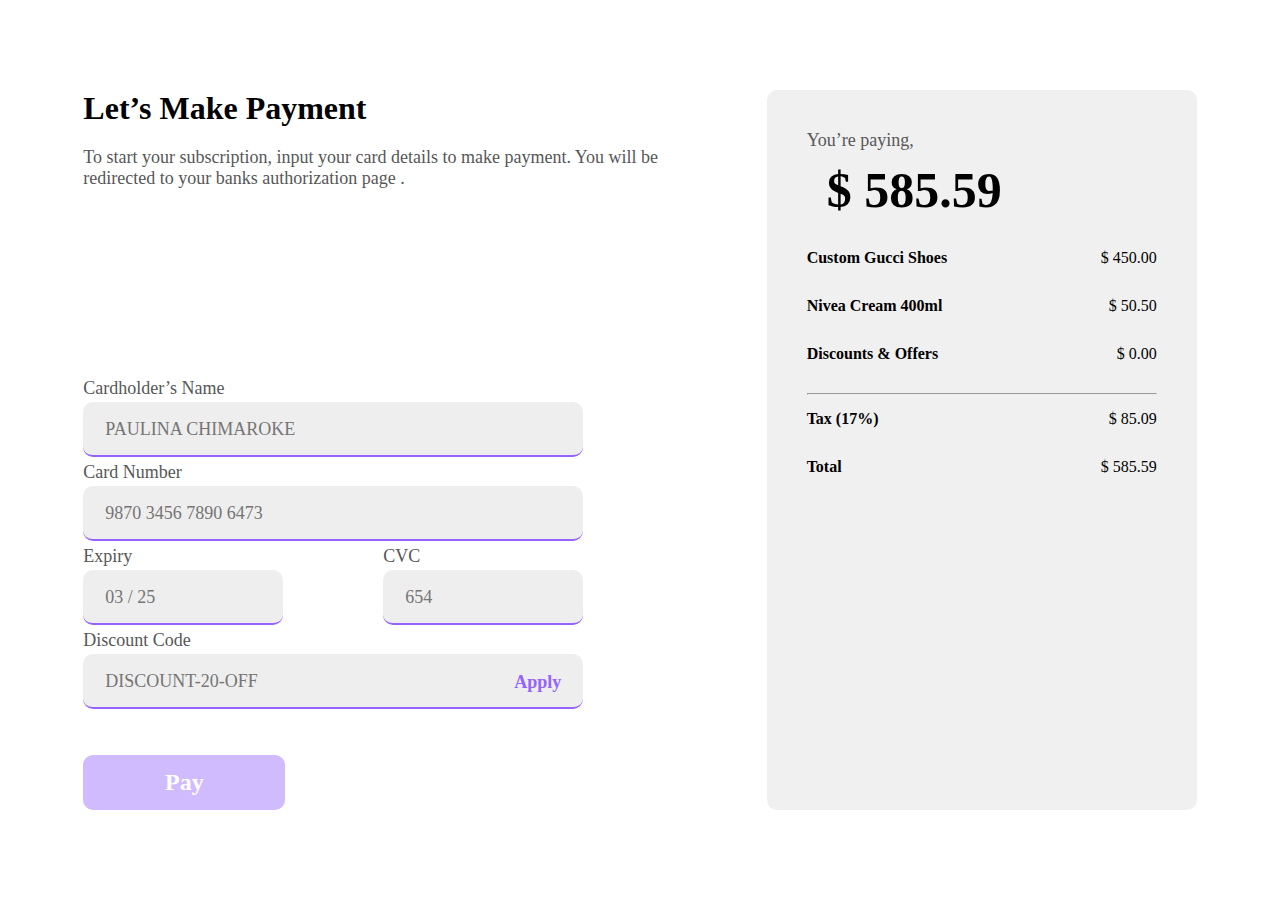
<file: index.html>
<!DOCTYPE html>
<html lang="en">
  <head>
    <meta charset="UTF-8" />
    <meta name="viewport" content="width=device-width, initial-scale=1.0" />
    <meta name="description" content="Credit Payment Page" />
    <link
      rel="icon"
      href="./images/credit-card-icon.png"
      type="image/icon type"
    />
    <title>Credit Payment Page</title>
    <link rel="stylesheet" href="style.css" />
  </head>
  <body>
    <div id="container">
      <div id="user-container">
        <div class="same-row gap">
          <h1>Let’s Make Payment</h1>
          <p class="text">
            To start your subscription, input your card details to make payment.
            You will be redirected to your banks authorization page .
          </p>
        </div>
        <form id="myForm">
          <label for="name">Cardholder’s Name</label>
          <input
            type="text"
            name="name"
            id="name"
            class="long-input"
            placeholder="PAULINA CHIMAROKE"
            maxlength="31"
            required
          />
          <label for="card-number">Card Number</label>
          <div class="input-background">
            <input
              type="text"
              name="card-number"
              id="card-number"
              class="long-input"
              placeholder="9870 3456 7890 6473"
              maxlength="19"
              required
            />
            <img id="card-logo" />
          </div>

          <div class="same-row">
            <div class="form-control">
              <label for="expiry-date">Expiry</label>
              <input
                type="text"
                name="expiry-date"
                id="expiry-date"
                class="short-input"
                placeholder="03 / 25"
                maxlength="7"
                required
              />
            </div>
            <div class="form-control">
              <label for="cvc">CVC</label>
              <input
                type="number"
                name="cvc"
                id="cvc"
                class="short-input"
                placeholder="654"
                min="0000"
                required
              />
            </div>
          </div>
          <label for="discount-Code">Discount Code</label>
          <div class="input-background">
            <input
              type="text"
              name="discount-Code"
              id="discount-Code"
              placeholder="DISCOUNT-20-OFF"
              class="long-input"
            />
            <button type="button" id="apply-button">Apply</button>
          </div>
          <p id="message"></p>
          <!-- submit buttom -->
          <button type="submit">Pay</button>
        </form>
      </div>
      <div id="bill-container">
        <p class="text">You’re paying,</p>
        <p id="big-price-text">$ 450.00</p>
        <ul id="list"></ul>
      </div>
    </div>

    <script src="script.js"></script>
  </body>
</html>
</file>
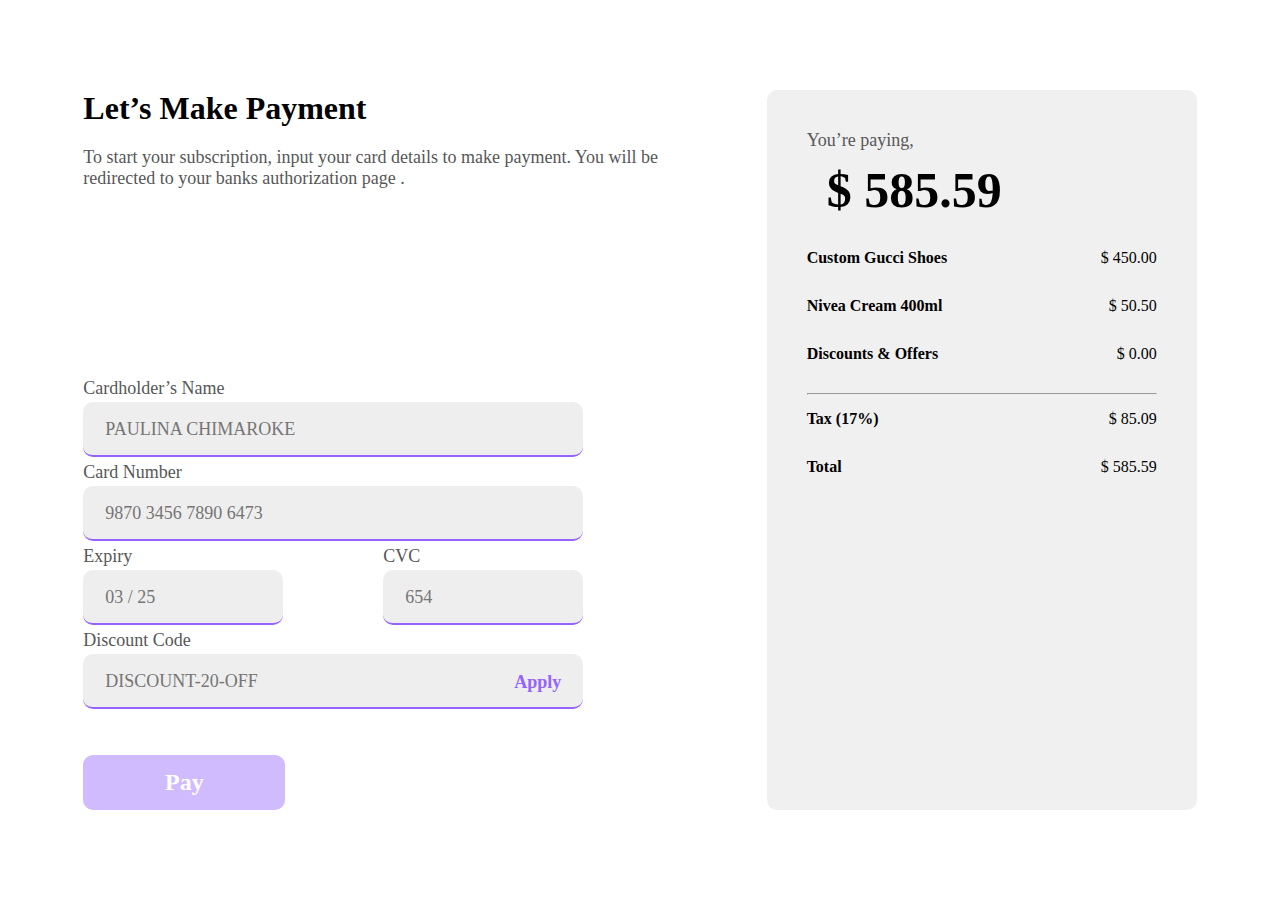
<file: credit.html>
<!DOCTYPE html>
<html lang="en">
  <head>
    <meta charset="UTF-8" />
    <meta name="viewport" content="width=device-width, initial-scale=1.0" />
    <meta name="description" content="Credit Payment Page" />
    <link rel="icon" href="./images/credit-card-icon.png" type="image/icon type" />
    <title>Credit Payment Page</title>
    <link rel="stylesheet" href="credit.css" />
  </head>
  <body>
    <div id="container">
      <div id="user-container">
        <div class="same-row gap">
          <h1>Let’s Make Payment</h1>
          <p class="text">
            To start your subscription, input your card details to make payment.
            You will be redirected to your banks authorization page .
          </p>
        </div>
        <form id="myForm">
          <label for="name">Cardholder’s Name</label>
          <input
            type="text"
            name="name"
            id="name"
            class="long-input"
            placeholder="PAULINA CHIMAROKE"
            maxlength="31"
            required
          />
          <label for="card-number">Card Number</label>
          <div class="input-background">
            <input
              type="text"
              name="card-number"
              id="card-number"
              class="long-input"
              placeholder="9870 3456 7890 6473"
              maxlength="19"
              required
            />
            <img id="card-logo" />
          </div>

          <div class="same-row">
            <div class="form-control">
              <label for="expiry-date">Expiry</label>
              <input
                type="text"
                name="expiry-date"
                id="expiry-date"
                class="short-input"
                placeholder="03 / 25"
                maxlength="7"
                required
              />
            </div>
            <div class="form-control">
              <label for="cvc">CVC</label>
              <input
                type="number"
                name="cvc"
                id="cvc"
                class="short-input"
                placeholder="654"
                min="0000"
                required
              />
            </div>
          </div>
          <label for="discount-Code">Discount Code</label>
          <div class="input-background">
            <input
              type="text"
              name="discount-Code"
              id="discount-Code"
              placeholder="DISCOUNT-20-OFF"
              class="long-input"
            />
            <button type="button" id="apply-button">Apply</button>
          </div>
          <p id="message"></p>
          <!-- submit buttom -->
          <button type="submit">Pay</button>
        </form>
      </div>
      <div id="bill-container">
        <p class="text">You’re paying,</p>
        <p id="big-price-text">$ 450.00</p>
        <ul id="list">
        </ul>
      </div>
    </div>

    <script src="credit.js"></script>
  </body>
</html>
</file>
<file: style.css>
/*       Credit inputs       */
* {
  margin: 0;
  padding: 0;
  font-family: Inter;
}

*:focus {
  outline: none;
}

body {
  height: 100vh;
  width: 100vw;
  display: flex;
  flex-direction: column;
}

#container {
  display: flex;
  height: 80%;
  max-height: 982px;
  flex-direction: row;
  justify-content: space-evenly;
  margin: auto 0;
}

#user-container {
  max-width: 1512px;
  display: flex;
  flex-direction: column;
  justify-content: space-between;
}

h1 {
  color: #000;
  font-size: 2rem;
  font-style: normal;
  font-weight: 700;
  line-height: normal;
}

.gap {
  flex-direction: column;
  gap: 20px;
}

.text {
  color: #575757;
  font-size: 1.125rem;

  max-width: 600px;
}

form {
  width: 500px;
}

.form-control {
  display: flex;
  flex-direction: column;
}

.same-row {
  display: flex;
  justify-content: space-between;
}

label {
  color: #575757;
  font-size: 1.125rem;
}

input {
  box-sizing: border-box;
  height: 55px;
  margin: 3px 0 5px;
  padding: 18px 22px 16px;

  border-radius: 10px;
  border: 0;
  border-bottom: 2px solid #9563ff;

  background: #eee;

  color: #a175ff;
  font-size: 1.125rem;
}

.error {
  border-bottom: 2px solid #ff0000;
  color: #ff0000;
}

.apply {
  border-bottom: 2px solid #00ff00;
  color: #00ff00;
}

.long-input {
  width: 500px;
}

.short-input {
  width: 200px;
}

.input-background {
  position: relative;
  display: inline-flex;
}

img {
  height: 37px;
  padding: 10px 22px 8px;
}

.input-background button {
  padding: 18px 22px 16px;

  color: #9563ff;
  font-size: 1.125rem;
  font-weight: 700;
}

.input-background button,
img {
  background-color: #ffffff00;
  border: none;

  margin: 3px 0 5px;
  position: absolute;
  right: 0;
}

.input-background button:hover:enabled {
  color: #aa83ff;
}

.input-background button:active:enabled {
  color: black;
}

.input-background button:disabled {
  color: #d1bbff;
}

input::-webkit-outer-spin-button,
input::-webkit-inner-spin-button {
  -webkit-appearance: none;
  margin: 0;
}

button[type="submit"] {
  width: 202px;
  height: 55px;
  margin-top: 41px;

  border-radius: 10px;
  border: none;
  background: #9563ff;

  color: #fff;

  font-size: 1.5rem;
  font-weight: 700;
}

button[type="submit"]:hover:enabled {
  background-color: #aa83ff;
}

button[type="submit"]:active:enabled {
  color: black;
}

button:enabled {
  cursor: pointer;
}

button[type="submit"]:disabled {
  background-color: #d1bbff;
}

#message {
  color: red;
}

/*       Item list and prices Zone       */
#bill-container {
  background: #f0f0f0;
  width: 350px;
  padding: 40px 40px 80px;
  border-radius: 10px;
}

#bill-container .text {
  font-weight: 500;
  margin-bottom: 10px;
}

#big-price-text {
  font-size: 3.125rem;
  font-weight: 700;
  margin: 0 0 30px 20px;
}

ul {
  list-style-type: none;
}

li {
  display: flex;
  justify-content: space-between;
  margin-bottom: 30px;
}

.item {
  font-size: 1rem;
  font-weight: 700;
}

.price {
  font-size: 1rem;
  font-weight: 500;
  right: 0;
}

hr {
  stroke-width: 0.5px;
  stroke: #747474;
  margin-bottom: 15px;
}

@media screen and (max-width: 1050px) {
  #container {
    flex-direction: column;
    align-items: center;
    justify-content: flex-start;

    margin: 32px 0;
  }

  #user-container {
    align-items: center;
    flex-direction: column;
    gap: 16px;
    max-width: 550px;
  }

  form,
  .form-control {
    /* margin: auto; */
    display: flex;
    flex-direction: column;
    align-items: center;
  }
  .same-row {
    align-items: center;
  }

  .text {
    text-align: center;
    max-width: 550px;
  }

  .short-input {
    margin: 3px 16px 5px;
  }

  .long-input,
  .short-input {
    text-align: center;
  }

  input,
  #apply-button {
    line-height: 19.4px;
  }

  button[type="submit"] {
    margin: 10px 0 20px;
  }
  #big-price-text {
    margin: 0 auto 30px;
    text-align: center;
  }
}

@media screen and (max-width: 550px) {
  h1 {
    font-size: 1.5rem;
  }

  .text {
    font-size: 0.8rem;
    /* width: 300px; */
  }

  form,
  .long-input,
  .text {
    width: 280px;
  }

  .short-input {
    width: 120px;
  }

  label,
  input,
  #apply-button {
    font-size: 1rem;
    font-weight: 600;
    line-height: 25.4px;
  }

  #discount-Code,
  #card-number {
    text-align: left;
  }

  input,
  button[type="submit"] {
    height: 45px;
  }

  input,
  #apply-button {
    padding: 10px 22px 8px;
  }

  img {
    padding: 4px 8px;
  }

  #message {
    font-size: 0.8125rem;
  }

  #bill-container {
    width: 260px;
    padding: 15px 15px 30px;
  }

  #big-price-text {
    font-size: 2rem;
    margin: 0 auto 15px;
  }

  li {
    margin-bottom: 20px;
  }

  .item,
  .price {
    font-size: 0.8rem;
  }
}
</file>
<file: credit.css>
/*       Credit inputs       */
* {
  margin: 0;
  padding: 0;
  font-family: Inter;
}

*:focus {
  outline: none;
}

body {
  height: 100vh;
  width: 100vw;
  display: flex;
  flex-direction: column;
}

#container {
  display: flex;
  height: 80%;
  max-height: 982px;
  flex-direction: row;
  justify-content: space-evenly;
  margin: auto 0;
}

#user-container {
  max-width: 1512px;
  display: flex;
  flex-direction: column;
  justify-content: space-between;
}

h1 {
  color: #000;
  font-size: 2rem;
  font-style: normal;
  font-weight: 700;
  line-height: normal;
}

.gap {
  flex-direction: column;
  gap: 20px;
}

.text {
  color: #575757;
  font-size: 1.125rem;

  max-width: 600px;
}

form {
  width: 500px;
}

.form-control {
  display: flex;
  flex-direction: column;
}

.same-row {
  display: flex;
  justify-content: space-between;
}

label {
  color: #575757;
  font-size: 1.125rem;
}

input {
  box-sizing: border-box;
  height: 55px;
  margin: 3px 0 5px;
  padding: 18px 22px 16px;

  border-radius: 10px;
  border: 0;
  border-bottom: 2px solid #9563ff;

  background: #eee;

  color: #a175ff;
  font-size: 1.125rem;
}

.error {
  border-bottom: 2px solid #ff0000;
  color: #ff0000;
}

.apply {
  border-bottom: 2px solid #00ff00;
  color: #00ff00;
}

.long-input {
  width: 500px;
}

.short-input {
  width: 200px;
}

.input-background {
  position: relative;
  display: inline-flex;
}

img {
  height: 37px;
  padding: 10px 22px 8px;
}

.input-background button {
  padding: 18px 22px 16px;

  color: #9563ff;
  font-size: 1.125rem;
  font-weight: 700;
}

.input-background button,
img {
  background-color: #ffffff00;
  border: none;

  margin: 3px 0 5px;
  position: absolute;
  right: 0;
}

.input-background button:hover:enabled {
  color: #aa83ff;
}

.input-background button:active:enabled {
  color: black;
}

.input-background button:disabled {
  color: #d1bbff;
}

input::-webkit-outer-spin-button,
input::-webkit-inner-spin-button {
  -webkit-appearance: none;
  margin: 0;
}

button[type="submit"] {
  width: 202px;
  height: 55px;
  margin-top: 41px;

  border-radius: 10px;
  border: none;
  background: #9563ff;

  color: #fff;

  font-size: 1.5rem;
  font-weight: 700;
}

button[type="submit"]:hover:enabled {
  background-color: #aa83ff;
}

button[type="submit"]:active:enabled {
  color: black;
}

button:enabled {
  cursor: pointer;
}

button[type="submit"]:disabled {
  background-color: #d1bbff;
}

#message {
  color: red;
}

/*       Item list and prices Zone       */
#bill-container {
  background: #f0f0f0;
  width: 350px;
  padding: 40px 40px 80px;
  border-radius: 10px;
}

#bill-container .text {
  font-weight: 500;
  margin-bottom: 10px;
}

#big-price-text {
  font-size: 3.125rem;
  font-weight: 700;
  margin: 0 0 30px 20px;
}

ul {
  list-style-type: none;
}

li {
  display: flex;
  justify-content: space-between;
  margin-bottom: 30px;
}

.item {
  font-size: 1rem;
  font-weight: 700;
}

.price {
  font-size: 1rem;
  font-weight: 500;
  right: 0;
}

hr {
  stroke-width: 0.5px;
  stroke: #747474;
  margin-bottom: 15px;
}

@media screen and (max-width: 1050px) {
  #container {
    flex-direction: column;
    align-items: center;
    justify-content: flex-start;

    margin: 32px 0;
  }

  #user-container {
    align-items: center;
    flex-direction: column;
    gap: 16px;
    max-width: 550px;
  }

  form,
  .form-control {
    /* margin: auto; */
    display: flex;
    flex-direction: column;
    align-items: center;
  }
  .same-row {
    align-items: center;
  }

  .text {
    text-align: center;
    max-width: 550px;
  }

  .short-input {
    margin: 3px 16px 5px;
  }

  .long-input,
  .short-input {
    text-align: center;
  }

  input,
  #apply-button {
    line-height: 19.4px;
  }

  button[type="submit"] {
    margin: 10px 0 20px;
  }
  #big-price-text {
    margin: 0 auto 30px;
    text-align: center;
  }
}

@media screen and (max-width: 550px) {
  h1 {
    font-size: 1.5rem;
  }

  .text {
    font-size: 0.8rem;
    /* width: 300px; */
  }

  form,
  .long-input,
  .text {
    width: 280px;
  }

  .short-input {
    width: 120px;
  }

  label,
  input,
  #apply-button {
    font-size: 1rem;
    font-weight: 600;
    line-height: 25.4px;
  }

  #discount-Code,
  #card-number {
    text-align: left;
  }

  input,
  button[type="submit"] {
    height: 45px;
  }

  input,
  #apply-button {
    padding: 10px 22px 8px;
  }

  img {
    padding: 4px 8px;
  }

  #message {
    font-size: 0.8125rem;
  }

  #bill-container {
    width: 260px;
    padding: 15px 15px 30px;
  }

  #big-price-text {
    font-size: 2rem;
    margin: 0 auto 15px;
  }

  li {
    margin-bottom: 20px;
  }

  .item,
  .price {
    font-size: 0.8rem;
  }
}
</file>
